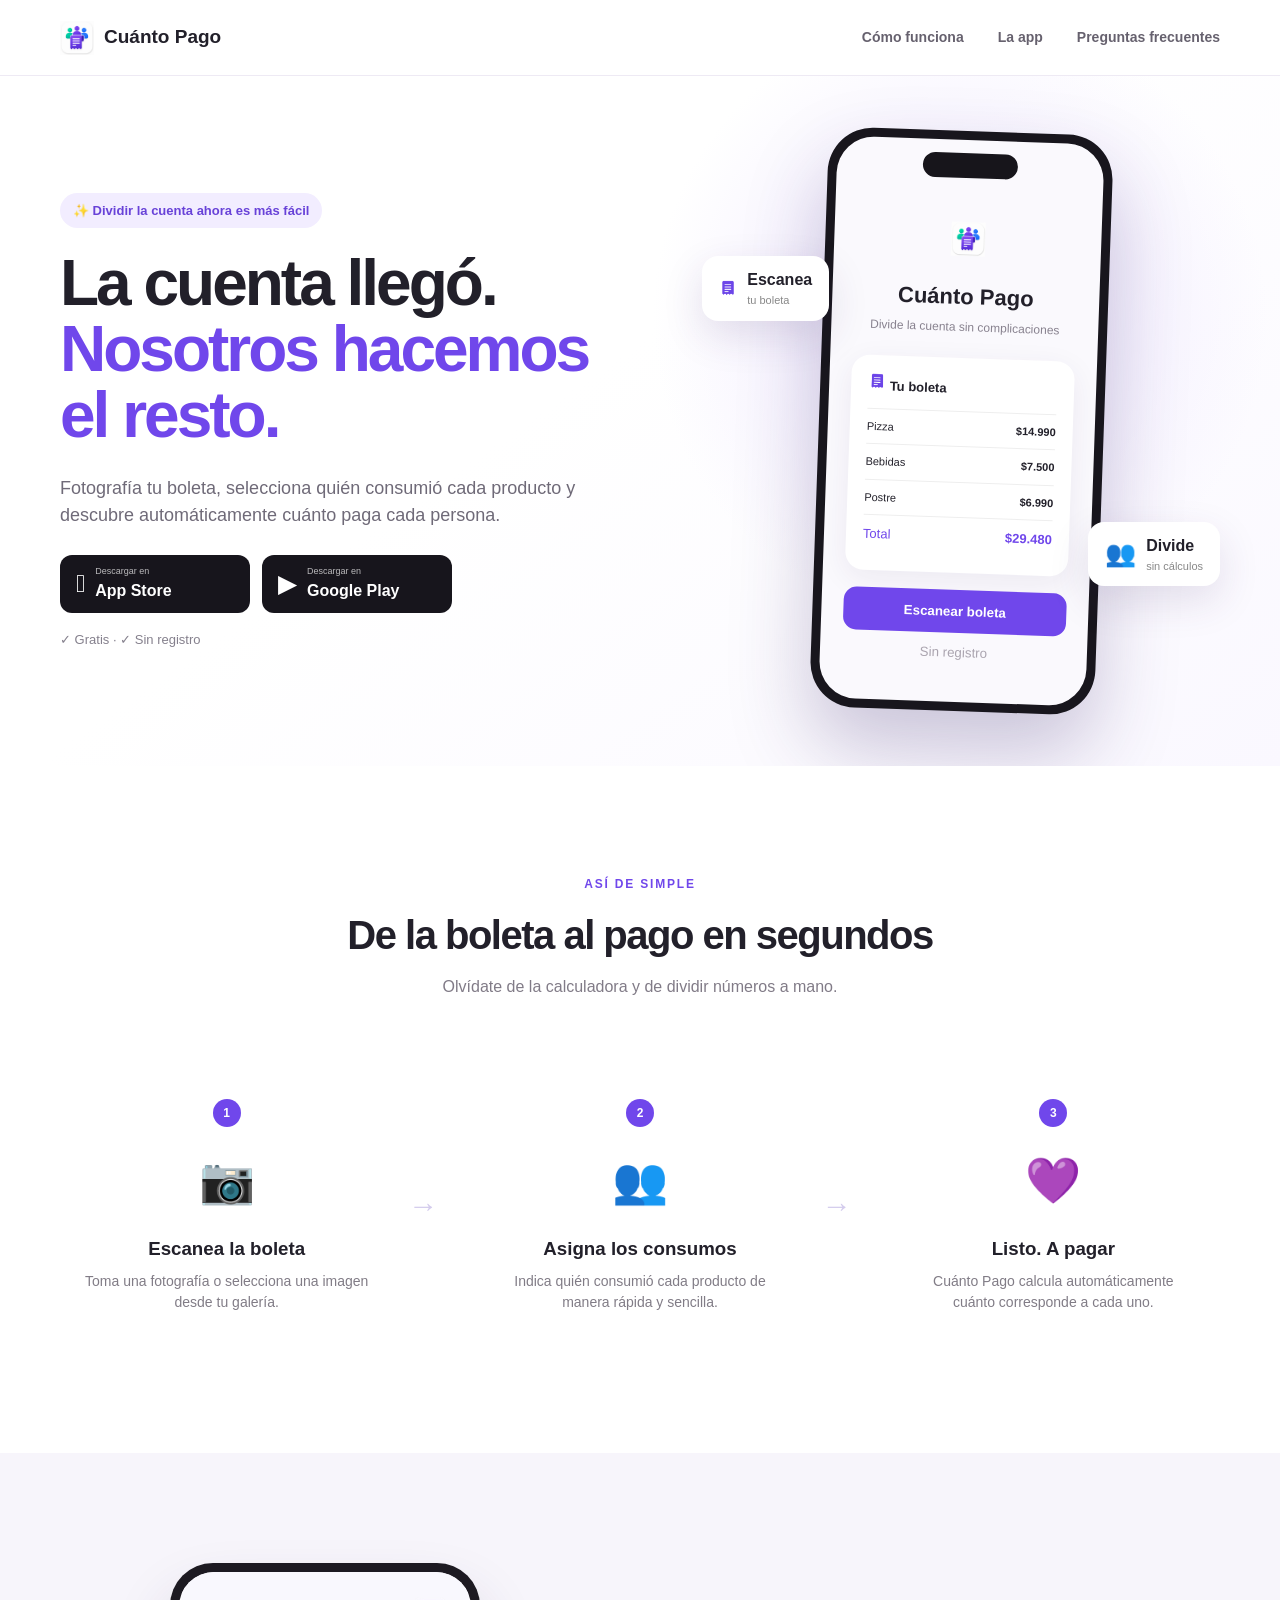
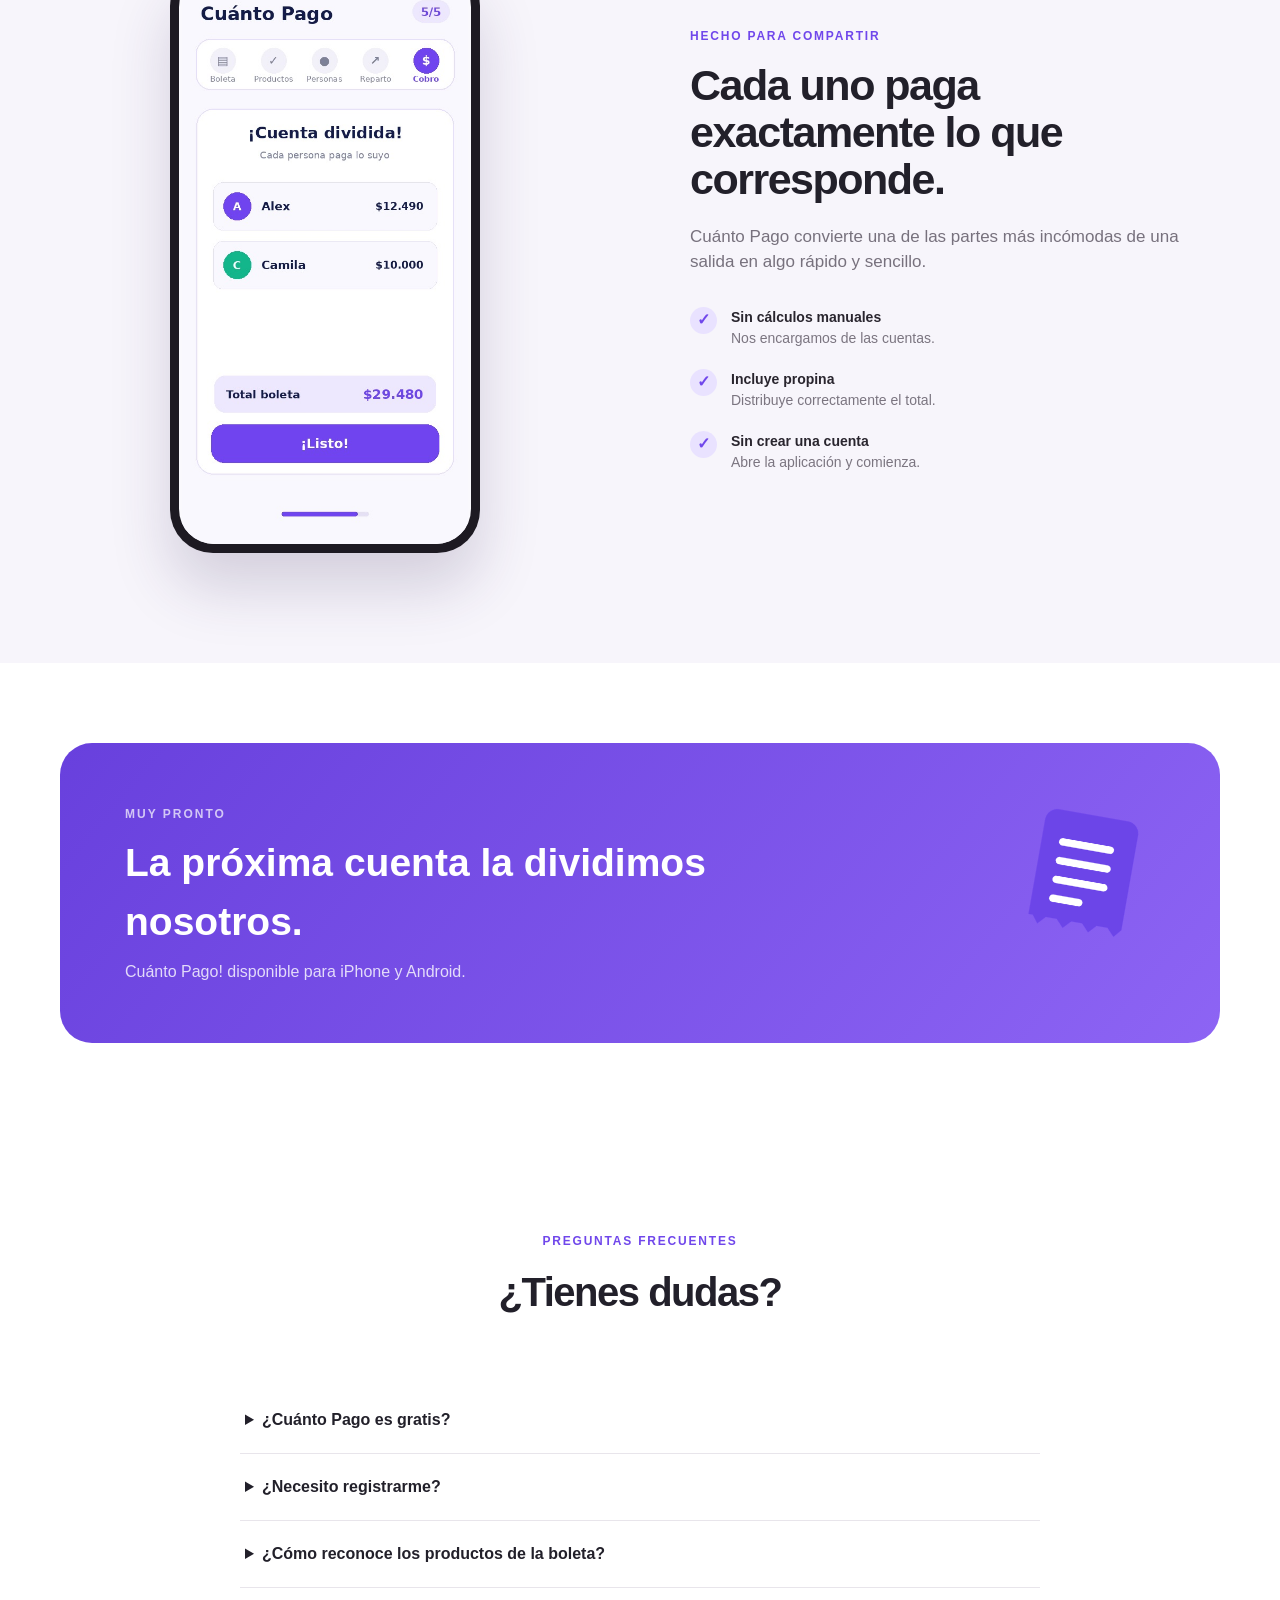
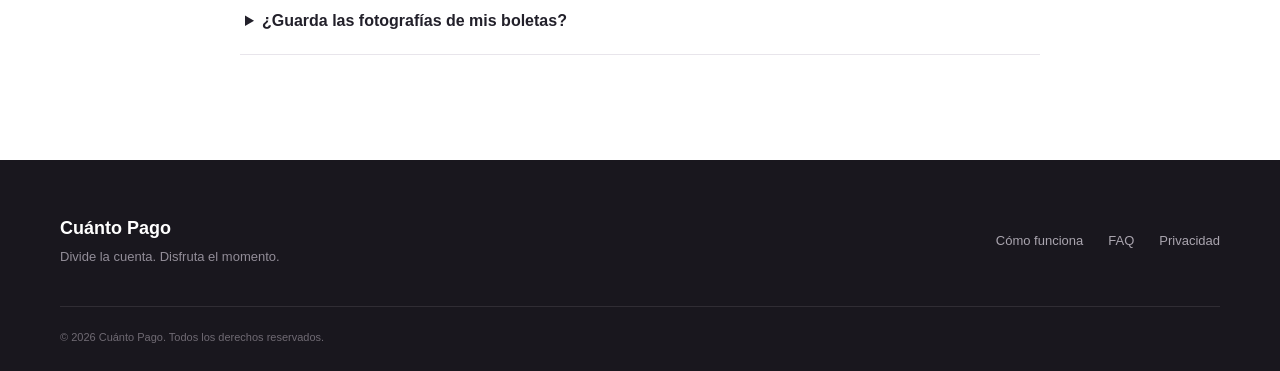
<file: index.html>
<!DOCTYPE html>
<html lang="es">
<head>
  <meta charset="UTF-8">
  <meta name="viewport" content="width=device-width, initial-scale=1.0">
  <title>Cuánto Pago — Divide la cuenta fácil</title>
  <meta name="description" content="Escanea tu boleta, divide la cuenta y descubre cuánto paga cada persona.">
  <link rel="stylesheet" href="styles.css">
</head>

<body>

<header class="navbar">
  <div class="container nav-content">
<a class="brand" href="#">
    <img
        src="assets/cuanto-pago-logo.png"
        alt="Cuánto Pago"
        style="width:34px; height:34px; object-fit:contain; display:block;"
    >
    <span>Cuánto Pago</span>
</a>

    <nav>
      <a href="#como-funciona">Cómo funciona</a>
      <a href="#app">La app</a>
      <a href="#faq">Preguntas frecuentes</a>
    </nav>
  </div>
</header>


<main>

  <!-- HERO -->
  <section class="hero">
    <div class="container hero-grid">

      <div class="hero-copy">

        <div class="badge">
          ✨ Dividir la cuenta ahora es más fácil
        </div>

        <h1>
          La cuenta llegó.<br>
          <span>Nosotros hacemos el resto.</span>
        </h1>

        <p class="hero-description">
          Fotografía tu boleta, selecciona quién consumió cada producto
          y descubre automáticamente cuánto paga cada persona.
        </p>

       <div class="hero-actions" id="descargar">
          <a href="https://apps.apple.com/cl/app/cu%C3%A1nto-pago/id6816247751" target="_blank" rel="noopener noreferrer" class="store-button">
            <span class="store-symbol"></span>
            <span>
              <small>Descargar en</small>
              <strong>App Store</strong>
            </span>
          </a>

          <a href="https://play.google.com/store/apps/details?id=com.cuantopago.app&pcampaignid=web_share" class="store-button">
            <span class="play-symbol">▶</span>
            <span>
              <small>Descargar en</small>
              <strong>Google Play</strong>
            </span>
          </a>
        </div>

        <p class="free-label">✓ Gratis   ·   ✓ Sin registro</p>

      </div>


      <div class="phone-area">

        <div class="floating-card card-left">
         <img
                    src="assets/receipt-icon.png"
                    alt="Boleta"
                    style="width:18px; height:18px; object-fit:contain; display:inline-block; flex-shrink:0;"
                    >
          <div>
            <strong>Escanea</strong>
            <small>tu boleta</small>
          </div>
        </div>

        <div class="phone">
          <div class="phone-island"></div>

          <div class="phone-screen">
            <div class="app-logo">
                <img
                    src="assets/cuanto-pago-logo.png"
                    alt="Cuánto Pago"
                    style="width:34px; height:34px; object-fit:contain; display:block;"
                >
            </div>

            <h3>Cuánto Pago</h3>
            <p>Divide la cuenta sin complicaciones</p>

            <div class="receipt">
                <div class="receipt-title">
                    <img
                    src="assets/receipt-icon.png"
                    alt="Boleta"
                    style="width:18px; height:18px; object-fit:contain; display:inline-block; flex-shrink:0;"
                    >
                    Tu boleta
                </div>

                <div class="receipt-row">
                    <span>Pizza</span>
                    <strong>$14.990</strong>
                </div>

              <div class="receipt-row">
                <span>Bebidas</span>
                <strong>$7.500</strong>
              </div>

              <div class="receipt-row">
                <span>Postre</span>
                <strong>$6.990</strong>
              </div>

              <div class="receipt-total">
                <span>Total</span>
                <strong>$29.480</strong>
              </div>
            </div>

            <button>Escanear boleta</button>
            <small class="no-account">Sin registro</small>
          </div>
        </div>

        <div class="floating-card card-right">
          <span>👥</span>
          <div>
            <strong>Divide</strong>
            <small>sin cálculos</small>
          </div>
        </div>

      </div>

    </div>
  </section>


  <!-- CÓMO FUNCIONA -->
  <section class="section" id="como-funciona">

    <div class="container">

      <div class="section-heading">
        <span>ASÍ DE SIMPLE</span>
        <h2>De la boleta al pago en segundos</h2>
        <p>Olvídate de la calculadora y de dividir números a mano.</p>
      </div>

      <div class="steps">

        <article class="step">
          <div class="step-number">1</div>
          <div class="step-icon">📷</div>
          <h3>Escanea la boleta</h3>
          <p>Toma una fotografía o selecciona una imagen desde tu galería.</p>
        </article>

        <div class="step-arrow">→</div>

        <article class="step">
          <div class="step-number">2</div>
          <div class="step-icon">👥</div>
          <h3>Asigna los consumos</h3>
          <p>Indica quién consumió cada producto de manera rápida y sencilla.</p>
        </article>

        <div class="step-arrow">→</div>

        <article class="step">
          <div class="step-number">3</div>
          <div class="step-icon">💜</div>
          <h3>Listo. A pagar</h3>
          <p>Cuánto Pago calcula automáticamente cuánto corresponde a cada uno.</p>
        </article>

      </div>

    </div>
  </section>


  <!-- APP -->
  <section class="app-section" id="app">

    <div class="container app-grid">

      <div class="app-preview">
        <div class="mini-phone mini-phone-video">
          <video
            autoplay muted loop playsinline preload="metadata"
            poster="assets/demo-cuantopago-prototipo-portada.jpg"
            aria-label="Demostración de Cuánto Pago: escaneo, participantes, reparto y resumen"
            class="mini-phone-video-player"
          >
            <source src="assets/demo-cuantopago-prototipo.mp4" type="video/mp4">
            Tu navegador no admite la reproducción de este video.
          </video>
        </div>
      </div>

      <div class="app-copy">
        <span class="eyebrow">HECHO PARA COMPARTIR</span>

        <h2>Cada uno paga exactamente lo que corresponde.</h2>

        <p>
          Cuánto Pago convierte una de las partes más incómodas de una salida
          en algo rápido y sencillo.
        </p>

        <div class="benefit">
          <div>✓</div>
          <span><strong>Sin cálculos manuales</strong><br>Nos encargamos de las cuentas.</span>
        </div>

        <div class="benefit">
          <div>✓</div>
          <span><strong>Incluye propina</strong><br>Distribuye correctamente el total.</span>
        </div>

        <div class="benefit">
          <div>✓</div>
          <span><strong>Sin crear una cuenta</strong><br>Abre la aplicación y comienza.</span>
        </div>

      </div>

    </div>

  </section>


  <!-- CTA -->
  <section class="cta">

    <div class="container cta-box">

      <div>
        <span>MUY PRONTO</span>
        <h2>La próxima cuenta la dividimos nosotros.</h2>
        <p>Cuánto Pago! disponible para iPhone y Android.</p>
      </div>

      <div class="cta-icon">
         <img
                    src="assets/receipt-icon.png"
                    alt="Boleta"
                    style="width:150px; height:150px; object-fit:contain; display:inline-block; flex-shrink:0;"
                    >
      </div>

    </div>

  </section>


  <!-- FAQ -->
  <section class="section faq" id="faq">

    <div class="container small-container">

      <div class="section-heading">
        <span>PREGUNTAS FRECUENTES</span>
        <h2>¿Tienes dudas?</h2>
      </div>

      <details>
        <summary>¿Cuánto Pago es gratis?</summary>
        <p>Sí. Puedes utilizar las funciones principales de Cuánto Pago de forma gratuita.</p>
      </details>

      <details>
        <summary>¿Necesito registrarme?</summary>
        <p>No. La aplicación está diseñada para que puedas comenzar a utilizarla sin crear una cuenta.</p>
      </details>

      <details>
        <summary>¿Cómo reconoce los productos de la boleta?</summary>
        <p>
          La aplicación procesa la imagen de la boleta para identificar los productos
          y valores, evitando que tengas que ingresarlos manualmente.
        </p>
      </details>

      <details>
        <summary>¿Guarda las fotografías de mis boletas?</summary>
        <p>
          Las imágenes se utilizan para procesar la información necesaria para realizar
          la división de la cuenta.
        </p>
      </details>

    </div>

  </section>

</main>


<footer>

  <div class="container footer-content">

    <div class="footer-brand">
      <strong class="footer-logo">
        Cuánto Pago
        </strong>
      <p>Divide la cuenta. Disfruta el momento.</p>
    </div>

    <div class="footer-links">
      <a href="#como-funciona">Cómo funciona</a>
      <a href="#faq">FAQ</a>
      <a href="privacidad.html">Privacidad</a>
    </div>

  </div>

  <div class="container copyright">
    © 2026 Cuánto Pago. Todos los derechos reservados.
  </div>

</footer>

</body>
</html>
</file>
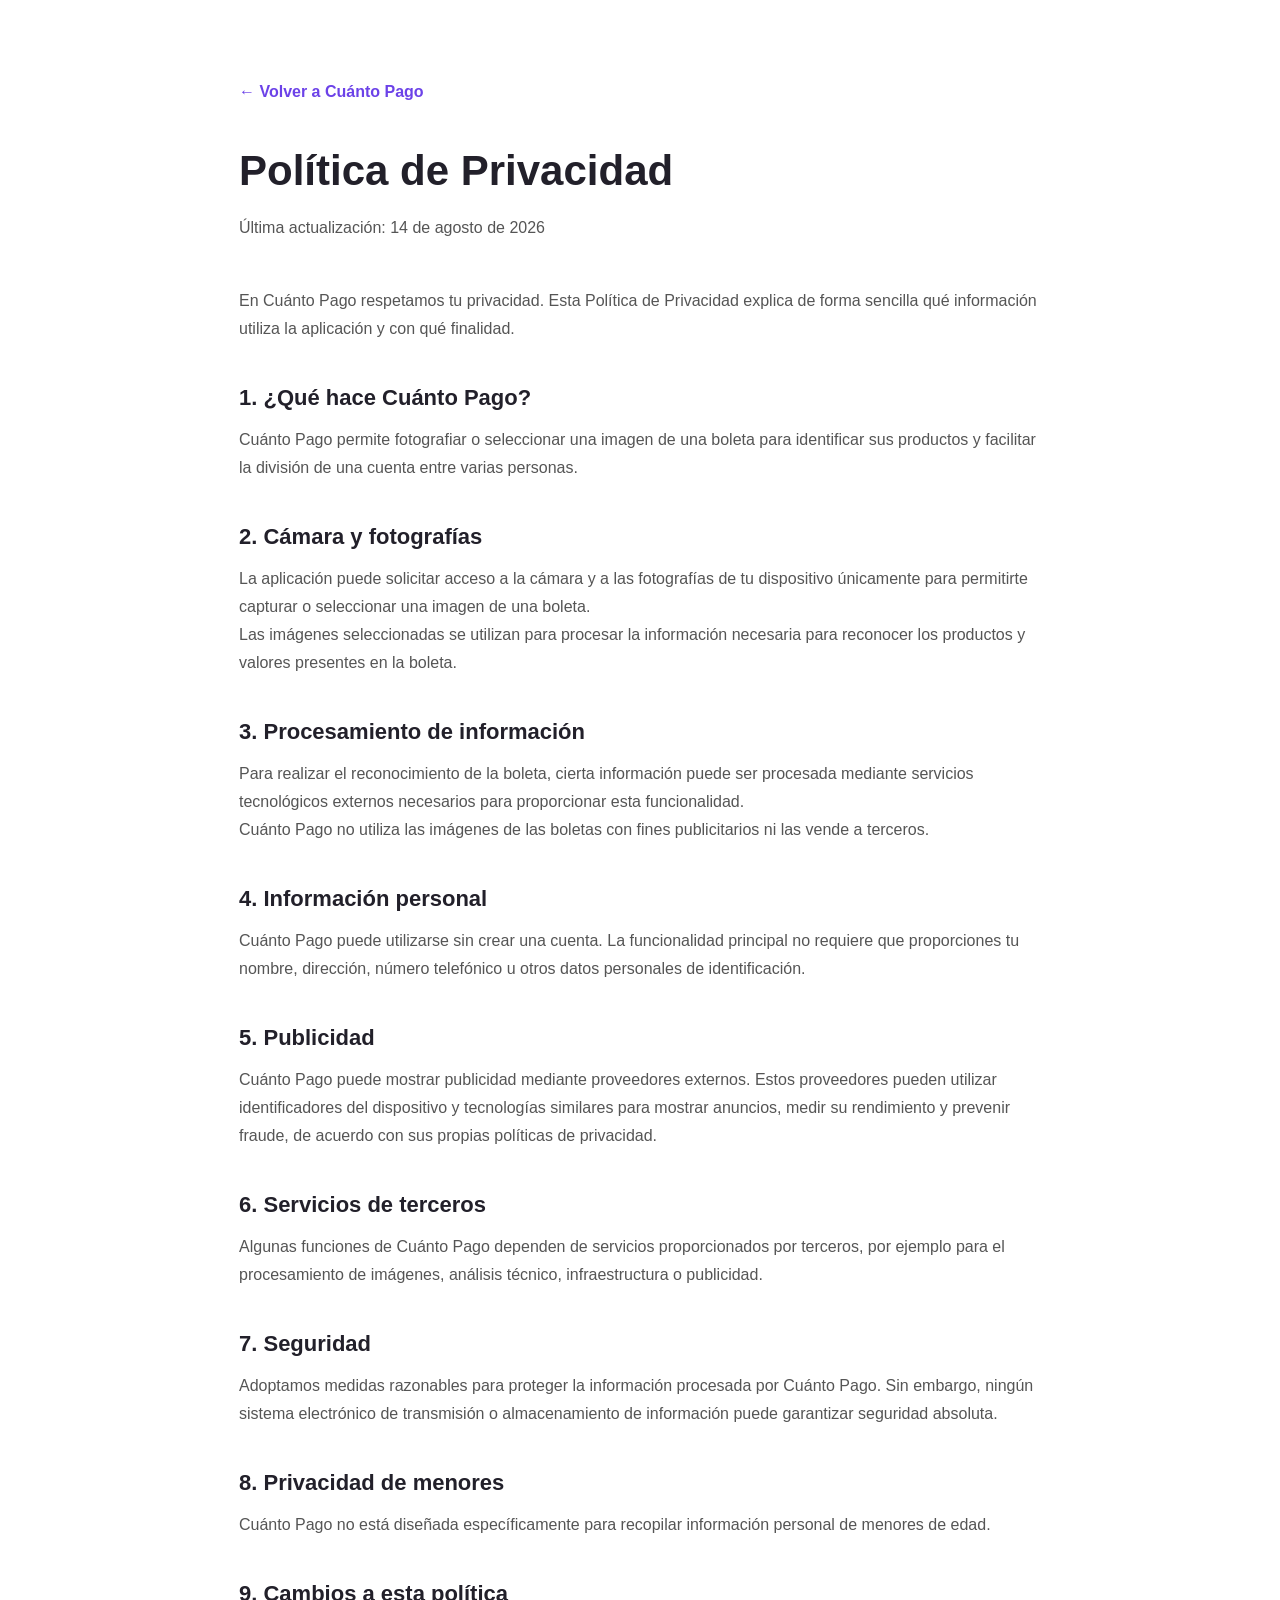
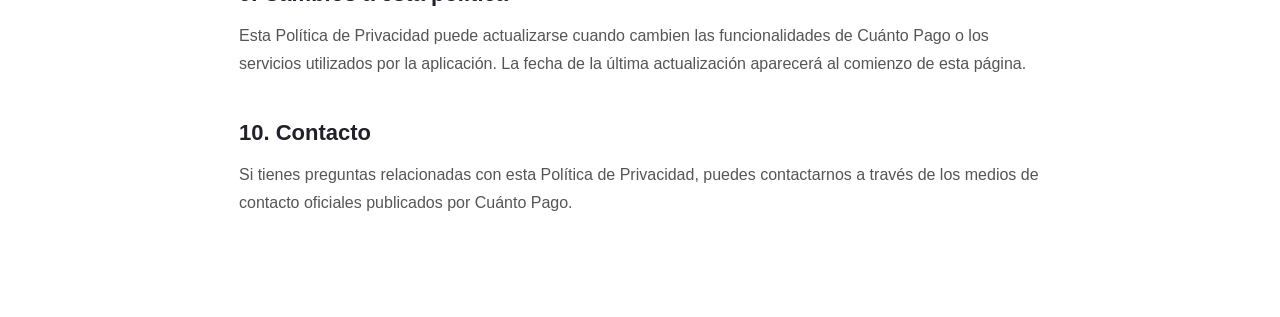
<file: privacidad.html>
<!DOCTYPE html>
<html lang="es">
<head>
  <meta charset="UTF-8">
  <meta name="viewport" content="width=device-width, initial-scale=1.0">
  <meta name="description" content="Política de Privacidad de Cuánto Pago">
  <title>Política de Privacidad | Cuánto Pago</title>
  <link rel="stylesheet" href="styles.css">

  <style>
    .privacy-page {
      max-width: 850px;
      margin: 0 auto;
      padding: 80px 24px 100px;
    }

    .privacy-page h1 {
      font-size: 42px;
      margin-bottom: 12px;
    }

    .privacy-date {
      color: #777;
      margin-bottom: 45px;
    }

    .privacy-page h2 {
      font-size: 22px;
      margin-top: 38px;
      margin-bottom: 12px;
    }

    .privacy-page p,
    .privacy-page li {
      line-height: 1.75;
      color: #555;
    }

    .privacy-page ul {
      padding-left: 22px;
    }

    .privacy-back {
      display: inline-block;
      margin-bottom: 35px;
      color: #6c42e8;
      text-decoration: none;
      font-weight: 600;
    }
  </style>
</head>

<body>

  <main class="privacy-page">

    <a class="privacy-back" href="index.html">← Volver a Cuánto Pago</a>

    <h1>Política de Privacidad</h1>
    <p class="privacy-date">Última actualización: 14 de agosto de 2026</p>

    <p>
      En Cuánto Pago respetamos tu privacidad. Esta Política de Privacidad
      explica de forma sencilla qué información utiliza la aplicación y
      con qué finalidad.
    </p>

    <h2>1. ¿Qué hace Cuánto Pago?</h2>

    <p>
      Cuánto Pago permite fotografiar o seleccionar una imagen de una boleta
      para identificar sus productos y facilitar la división de una cuenta
      entre varias personas.
    </p>

    <h2>2. Cámara y fotografías</h2>

    <p>
      La aplicación puede solicitar acceso a la cámara y a las fotografías
      de tu dispositivo únicamente para permitirte capturar o seleccionar
      una imagen de una boleta.
    </p>

    <p>
      Las imágenes seleccionadas se utilizan para procesar la información
      necesaria para reconocer los productos y valores presentes en la boleta.
    </p>

    <h2>3. Procesamiento de información</h2>

    <p>
      Para realizar el reconocimiento de la boleta, cierta información puede
      ser procesada mediante servicios tecnológicos externos necesarios para
      proporcionar esta funcionalidad.
    </p>

    <p>
      Cuánto Pago no utiliza las imágenes de las boletas con fines publicitarios
      ni las vende a terceros.
    </p>

    <h2>4. Información personal</h2>

    <p>
      Cuánto Pago puede utilizarse sin crear una cuenta. La funcionalidad
      principal no requiere que proporciones tu nombre, dirección, número
      telefónico u otros datos personales de identificación.
    </p>

    <h2>5. Publicidad</h2>

    <p>
      Cuánto Pago puede mostrar publicidad mediante proveedores externos.
      Estos proveedores pueden utilizar identificadores del dispositivo y
      tecnologías similares para mostrar anuncios, medir su rendimiento y
      prevenir fraude, de acuerdo con sus propias políticas de privacidad.
    </p>

    <h2>6. Servicios de terceros</h2>

    <p>
      Algunas funciones de Cuánto Pago dependen de servicios proporcionados
      por terceros, por ejemplo para el procesamiento de imágenes, análisis
      técnico, infraestructura o publicidad.
    </p>

    <h2>7. Seguridad</h2>

    <p>
      Adoptamos medidas razonables para proteger la información procesada por
      Cuánto Pago. Sin embargo, ningún sistema electrónico de transmisión o
      almacenamiento de información puede garantizar seguridad absoluta.
    </p>

    <h2>8. Privacidad de menores</h2>

    <p>
      Cuánto Pago no está diseñada específicamente para recopilar información
      personal de menores de edad.
    </p>

    <h2>9. Cambios a esta política</h2>

    <p>
      Esta Política de Privacidad puede actualizarse cuando cambien las
      funcionalidades de Cuánto Pago o los servicios utilizados por la
      aplicación. La fecha de la última actualización aparecerá al comienzo
      de esta página.
    </p>

    <h2>10. Contacto</h2>

    <p>
      Si tienes preguntas relacionadas con esta Política de Privacidad,
      puedes contactarnos a través de los medios de contacto oficiales
      publicados por Cuánto Pago.
    </p>

  </main>

</body>
</html>
</file>
<file: styles.css>
* {
  box-sizing: border-box;
  margin: 0;
  padding: 0;
}

html {
  scroll-behavior: smooth;
}

body {
  font-family: -apple-system, BlinkMacSystemFont, "Segoe UI", sans-serif;
  color: #22202a;
  background: #fff;
  line-height: 1.5;
}

a {
  color: inherit;
  text-decoration: none;
}

.container {
  width: min(1160px, calc(100% - 48px));
  margin: auto;
}


/* NAV */

.navbar {
  height: 76px;
  display: flex;
  align-items: center;
  border-bottom: 1px solid #eeeaf4;
  background: rgba(255,255,255,.92);
  backdrop-filter: blur(15px);
  position: sticky;
  top: 0;
  z-index: 100;
}

.nav-content {
  display: flex;
  align-items: center;
  justify-content: space-between;
}

.brand {
  display: flex;
  align-items: center;
  gap: 10px;
  font-size: 19px;
  font-weight: 800;
}

.brand-icon {
  width: 38px;
  height: 38px;
  border-radius: 11px;
  display: grid;
  place-items: center;
  background: #eee6ff;
}

nav {
  display: flex;
  gap: 34px;
  font-size: 14px;
  font-weight: 600;
  color: #66616e;
}

nav a:hover {
  color: #7047eb;
}

.nav-button {
  padding: 11px 18px;
  background: #7047eb;
  color: white;
  border-radius: 11px;
  font-size: 14px;
  font-weight: 700;
}


/* HERO */

.hero {
  min-height: 690px;
  display: flex;
  align-items: center;
  overflow: hidden;
  background:
    radial-gradient(circle at 75% 35%, #eee7ff 0, transparent 29%),
    linear-gradient(145deg, #fff 45%, #faf8ff);
}

.hero-grid {
  display: grid;
  grid-template-columns: 1.05fr .95fr;
  align-items: center;
  gap: 70px;
}

.badge {
  display: inline-flex;
  padding: 8px 13px;
  border-radius: 100px;
  background: #f2edff;
  color: #6842d8;
  font-size: 13px;
  font-weight: 700;
  margin-bottom: 23px;
}

.hero h1 {
  font-size: clamp(46px, 5vw, 69px);
  line-height: 1.03;
  letter-spacing: -3px;
  max-width: 650px;
}

.hero h1 span {
  color: #7047eb;
}

.hero-description {
  color: #6f6a78;
  max-width: 560px;
  font-size: 18px;
  margin: 26px 0;
}

.hero-actions {
  display: flex;
  gap: 12px;
}

.store-button {
  display: flex;
  align-items: center;
  gap: 10px;
  background: #17151c;
  color: white;
  padding: 10px 16px;
  min-width: 190px;
  border-radius: 12px;
}

.store-button small {
  display: block;
  font-size: 9px;
  opacity: .7;
}

.store-button strong {
  display: block;
  font-size: 16px;
}

.store-symbol,
.play-symbol {
  font-size: 25px;
}

.free-label {
  margin-top: 17px;
  font-size: 13px;
  color: #85808d;
}


/* PHONE */

.phone-area {
  position: relative;
  min-height: 590px;
  display: grid;
  place-items: center;
}

.phone {
  width: 285px;
  height: 580px;
  border-radius: 45px;
  background: #18161d;
  padding: 9px;
  box-shadow: 0 40px 80px rgba(57, 37, 105, .25);
  transform: rotate(2deg);
}

.phone-screen {
  height: 100%;
  border-radius: 37px;
  background: #faf9fd;
  padding: 70px 22px 20px;
  text-align: center;
}

.phone-island {
  position: absolute;
  width: 95px;
  height: 25px;
  border-radius: 20px;
  background: #17151b;
  margin: 13px 0 0 86px;
  z-index: 3;
}

.app-logo {
  width: 58px;
  height: 58px;
  background: #eee7ff;
  display: grid;
  place-items: center;
  border-radius: 17px;
  margin: 0 auto 12px;
  font-size: 27px;
  background: transparent;
  box-shadow: none;
}

.phone-screen h3 {
  font-size: 22px;
}

.phone-screen > p {
  color: #88828f;
  font-size: 12px;
  margin: 5px 0 22px;
}

.receipt {
  background: white;
  padding: 17px;
  border-radius: 18px;
  text-align: left;
  box-shadow: 0 8px 30px rgba(50,30,80,.07);
}

.receipt-title {
  font-weight: 800;
  font-size: 13px;
  padding-bottom: 12px;
}

.receipt-row,
.receipt-total {
  display: flex;
  justify-content: space-between;
  font-size: 11px;
  padding: 9px 0;
  border-top: 1px solid #eee;
}

.receipt-total {
  font-size: 13px;
  color: #7047eb;
}

.phone button {
  width: 100%;
  border: 0;
  background: #7047eb;
  color: white;
  border-radius: 13px;
  padding: 14px;
  font-weight: 800;
  margin-top: 17px;
}

.no-account {
  display: block;
  color: #aaa4af;
  margin-top: 10px;
}

.floating-card {
  position: absolute;
  background: white;
  box-shadow: 0 15px 40px rgba(60,40,100,.13);
  border-radius: 16px;
  padding: 12px 17px;
  display: flex;
  gap: 10px;
  align-items: center;
  z-index: 5;
}

.floating-card span {
  font-size: 25px;
}

.floating-card strong,
.floating-card small {
  display: block;
}

.floating-card small {
  color: #888;
  font-size: 11px;
}

.card-left {
  left: 0;
  top: 130px;
}

.card-right {
  right: 0;
  bottom: 130px;
}


/* GENERAL */

.section {
  padding: 105px 0;
}

.section-heading {
  text-align: center;
  margin-bottom: 65px;
}

.section-heading span,
.eyebrow {
  color: #7047eb;
  font-weight: 800;
  letter-spacing: 1.8px;
  font-size: 12px;
}

.section-heading h2 {
  font-size: 40px;
  letter-spacing: -1.5px;
  margin: 10px 0;
}

.section-heading p {
  color: #817b87;
}


/* STEPS */

.steps {
  display: grid;
  grid-template-columns: 1fr 50px 1fr 50px 1fr;
  align-items: center;
  gap: 15px;
}

.step {
  text-align: center;
  padding: 35px 25px;
}

.step-number {
  width: 28px;
  height: 28px;
  background: #7047eb;
  color: white;
  border-radius: 50%;
  display: grid;
  place-items: center;
  font-weight: 800;
  font-size: 12px;
  margin: auto;
}

.step-icon {
  font-size: 45px;
  margin: 20px 0;
}

.step h3 {
  margin-bottom: 8px;
}

.step p {
  color: #817c86;
  font-size: 14px;
}

.step-arrow {
  font-size: 30px;
  color: #d4cced;
}


/* APP SECTION */

.app-section {
  background: #f7f5fb;
  padding: 110px 0;
}

.app-grid {
  display: grid;
  grid-template-columns: 1fr 1fr;
  align-items: center;
  gap: 100px;
}

.app-preview {
  display: grid;
  place-items: center;
}

.mini-phone {
  width: 310px;
  padding: 9px;
  background: #1d1a22;
  border-radius: 43px;
  box-shadow: 0 35px 60px rgba(55,40,90,.18);
}

.mini-screen {
  min-height: 510px;
  background: white;
  border-radius: 35px;
  padding: 55px 20px 25px;
}

.tiny-logo {
  font-size: 30px;
}

.mini-screen h3 {
  margin: 12px 0 25px;
}

.person {
  display: grid;
  grid-template-columns: 40px 1fr auto;
  align-items: center;
  gap: 10px;
  padding: 14px 0;
  border-bottom: 1px solid #eee;
  font-size: 12px;
}

.person small {
  display: block;
  color: #999;
}

.avatar {
  width: 36px;
  height: 36px;
  color: white;
  border-radius: 50%;
  display: grid;
  place-items: center;
  font-weight: bold;
}

.purple { background: #7047eb; }
.green { background: #3aaa7b; }
.blue { background: #4685e8; }

.total-box {
  margin-top: 25px;
  background: #f1edff;
  color: #6540d1;
  padding: 16px;
  border-radius: 14px;
  display: flex;
  justify-content: space-between;
  font-size: 13px;
}

.app-copy h2 {
  font-size: 43px;
  line-height: 1.1;
  letter-spacing: -1.5px;
  margin: 15px 0 20px;
}

.app-copy > p {
  color: #77717d;
  margin-bottom: 32px;
  font-size: 17px;
}

.benefit {
  display: flex;
  gap: 14px;
  margin: 20px 0;
}

.benefit > div {
  width: 27px;
  height: 27px;
  flex: 0 0 27px;
  border-radius: 50%;
  display: grid;
  place-items: center;
  background: #e9e2ff;
  color: #7047eb;
  font-weight: 900;
}

.benefit span {
  color: #7b7580;
  font-size: 14px;
}

.benefit strong {
  color: #29252e;
}


/* CTA */

.cta {
  padding: 80px 0;
}

.cta-box {
  min-height: 280px;
  border-radius: 32px;
  background: linear-gradient(130deg, #6840dd, #8d64f4);
  color: white;
  padding: 55px 65px;
  display: flex;
  justify-content: space-between;
  align-items: center;
  overflow: hidden;
}

.cta-box span {
  font-size: 12px;
  font-weight: 800;
  letter-spacing: 2px;
  opacity: .7;
}

.cta-box h2 {
  font-size: 39px;
  max-width: 600px;
  margin: 9px 0;
}

.cta-box p {
  opacity: .8;
}

.cta-icon {
  font-size: 100px;
  transform: rotate(10deg);
}


/* FAQ */

.small-container {
  max-width: 800px;
}

.faq details {
  border-bottom: 1px solid #e8e5eb;
  padding: 21px 5px;
}

.faq summary {
  font-weight: 700;
  cursor: pointer;
  font-size: 16px;
}

.faq details p {
  color: #77717e;
  font-size: 14px;
  padding: 15px 0 4px;
}


/* FOOTER */

footer {
  background: #19171e;
  color: white;
  padding: 55px 0 25px;
}

.footer-content {
  display: flex;
  justify-content: space-between;
  align-items: center;
}

.footer-brand strong {
  font-size: 18px;
}

.footer-brand p {
  color: #928d98;
  font-size: 13px;
  margin-top: 5px;
}

.footer-links {
  display: flex;
  gap: 25px;
  color: #aaa5af;
  font-size: 13px;
}

.copyright {
  border-top: 1px solid #302d34;
  margin-top: 40px;
  padding-top: 22px;
  color: #6f6a73;
  font-size: 11px;
}


/* MOBILE */

@media (max-width: 800px) {

  .container {
    width: min(100% - 32px, 1160px);
  }

  nav,
  .nav-button {
    display: none;
  }

  .hero {
    padding: 70px 0;
  }

  .hero-grid,
  .app-grid {
    grid-template-columns: 1fr;
  }

  .hero-copy {
    text-align: center;
  }

  .hero h1 {
    letter-spacing: -2px;
  }

  .hero-description {
    margin-left: auto;
    margin-right: auto;
  }

  .hero-actions {
    justify-content: center;
    flex-wrap: wrap;
  }

  .phone-area {
    margin-top: 20px;
  }

  .floating-card {
    display: none;
  }

  .steps {
    grid-template-columns: 1fr;
  }

  .step-arrow {
    transform: rotate(90deg);
    text-align: center;
  }

  .app-grid {
    gap: 60px;
  }

  .app-copy {
    text-align: center;
  }

  .benefit {
    text-align: left;
  }

  .cta-box {
    padding: 40px 30px;
  }

  .cta-box h2 {
    font-size: 30px;
  }

  .cta-icon {
    display: none;
  }

  .footer-content {
    flex-direction: column;
    align-items: flex-start;
    gap: 30px;
  }

  .brand-icon img,
.app-logo img {
  width: 100%;
  height: 100%;
  object-fit: contain;
}

.brand-icon,
.app-logo {
  overflow: hidden;
}

.receipt-small-icon {
  width: 18px;
  height: 18px;
  object-fit: contain;
  vertical-align: middle;
  margin-right: 5px;
}

.tiny-logo img {
  width: 50px;
  height: 50px;
  object-fit: contain;
}

.cta-icon img {
  width: 110px;
  height: 110px;
  object-fit: contain;
}

.footer-logo {
  display: flex;
  align-items: center;
  gap: 9px;
}

.footer-logo img {
  width: 32px;
  height: 32px;
  object-fit: contain;
}
/* ===== LOGOS CUÁNTO PAGO ===== */

.brand-icon {
  width: 34px;
  height: 34px;
  flex-shrink: 0;
}

.brand-icon img {
  width: 100%;
  height: 100%;
  object-fit: contain;
  display: block;
}

.app-logo {
  width: 52px;
  height: 52px;
  margin: 0 auto 10px;
}

.app-logo img {
  width: 100%;
  height: 100%;
  object-fit: contain;
  display: block;
  background: transparent;
  border: none;
  box-shadow: none;
}

.receipt-small-icon {
  width: 18px;
  height: 18px;
  object-fit: contain;
  vertical-align: middle;
  margin-right: 5px;
}

.tiny-logo {
  width: 42px;
  height: 42px;
  display: inline-flex;
}

.tiny-logo img {
  width: 100%;
  height: 100%;
  object-fit: contain;
}

.cta-icon {
  width: 72px;
  height: 72px;
  margin: 0 auto 20px;
}

.cta-icon img {
  width: 100%;
  height: 100%;
  object-fit: contain;
  display: block;
}

.footer-logo {
  display: flex;
  align-items: center;
  gap: 9px;
}

.footer-logo img {
  width: 28px;
  height: 28px;
  object-fit: contain;
  flex-shrink: 0;
}

}
/* VIDEO DEMOSTRATIVO EN EL TELEFONO - CUANTO PAGO */
.mini-phone.mini-phone-video {
  position: relative;
  width: min(310px, 100%);
  aspect-ratio: 310 / 590;
  height: auto;
  padding: 9px;
  overflow: hidden;
  flex-shrink: 0;
}
.mini-phone-video-player {
  display: block;
  width: 100%;
  height: 100%;
  aspect-ratio: 292 / 572;
  object-fit: contain;
  background: #faf9fd;
  border-radius: 35px;
}
</file>
